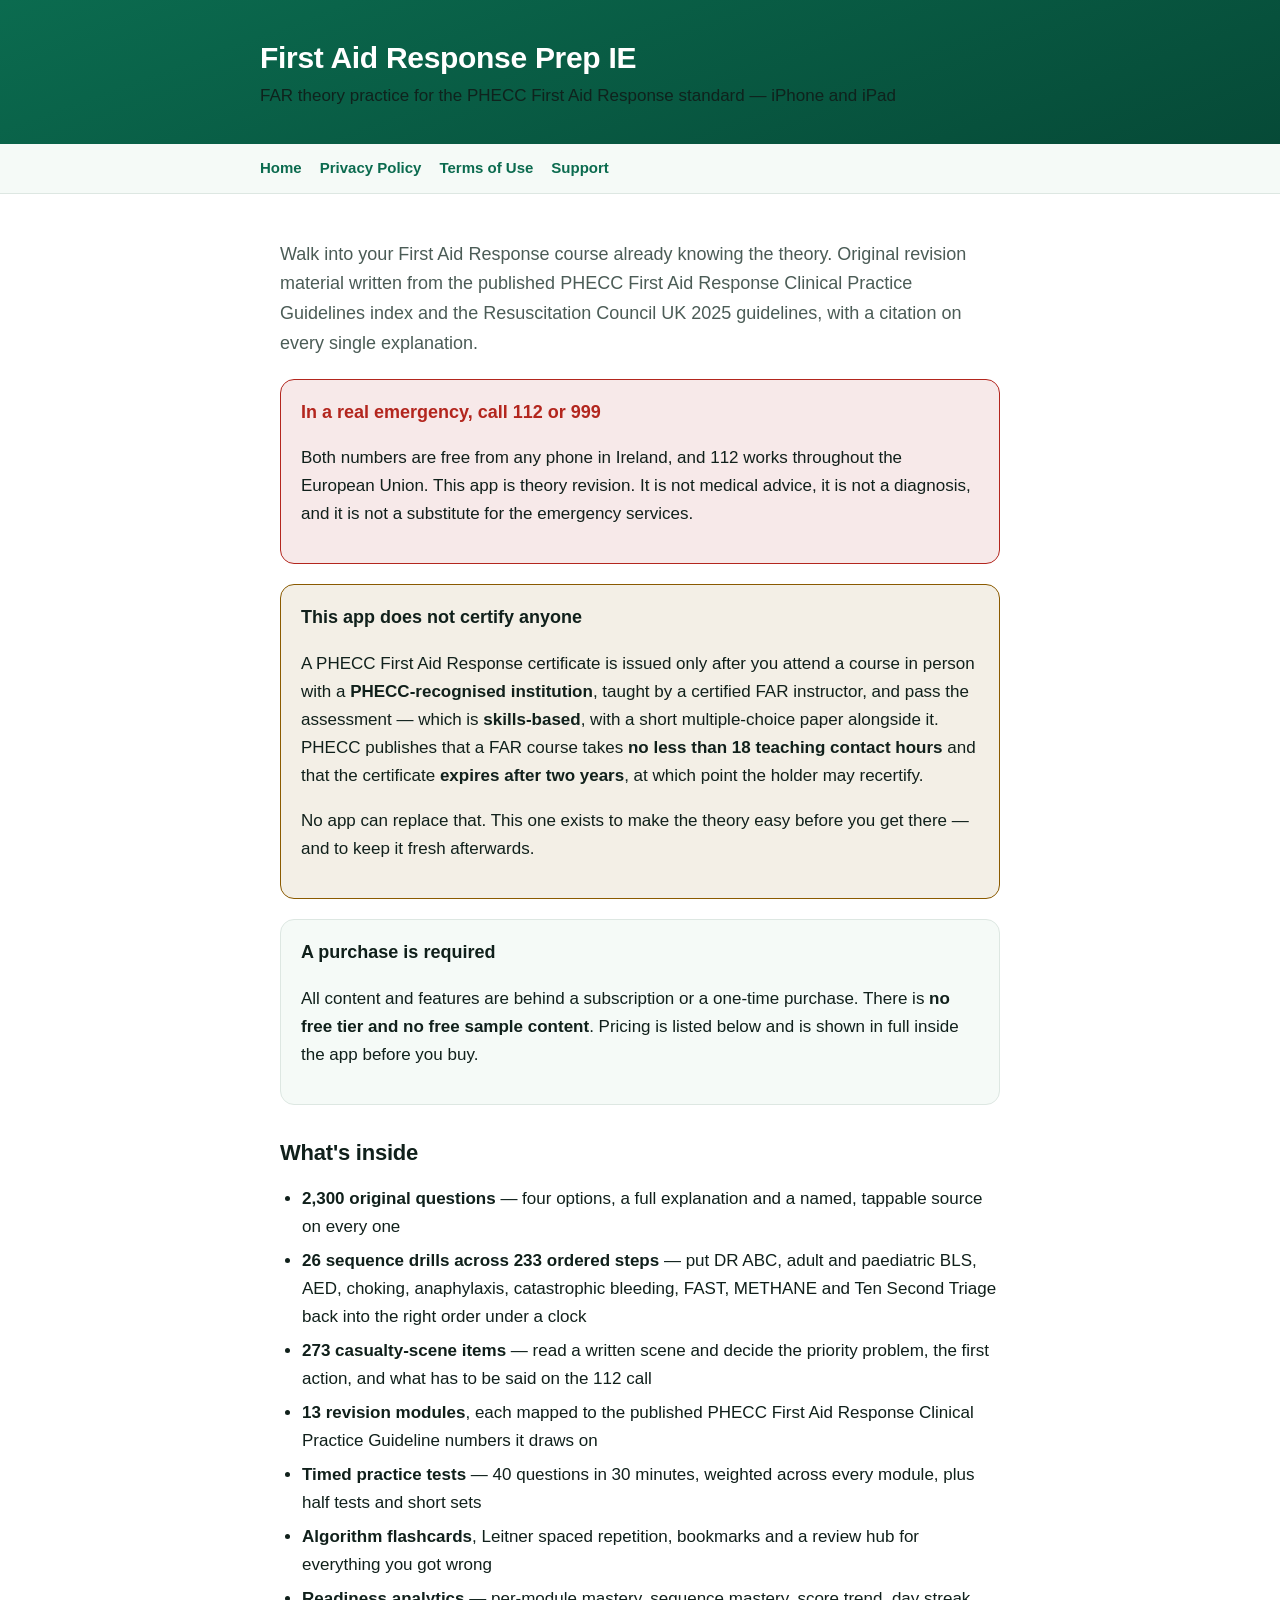
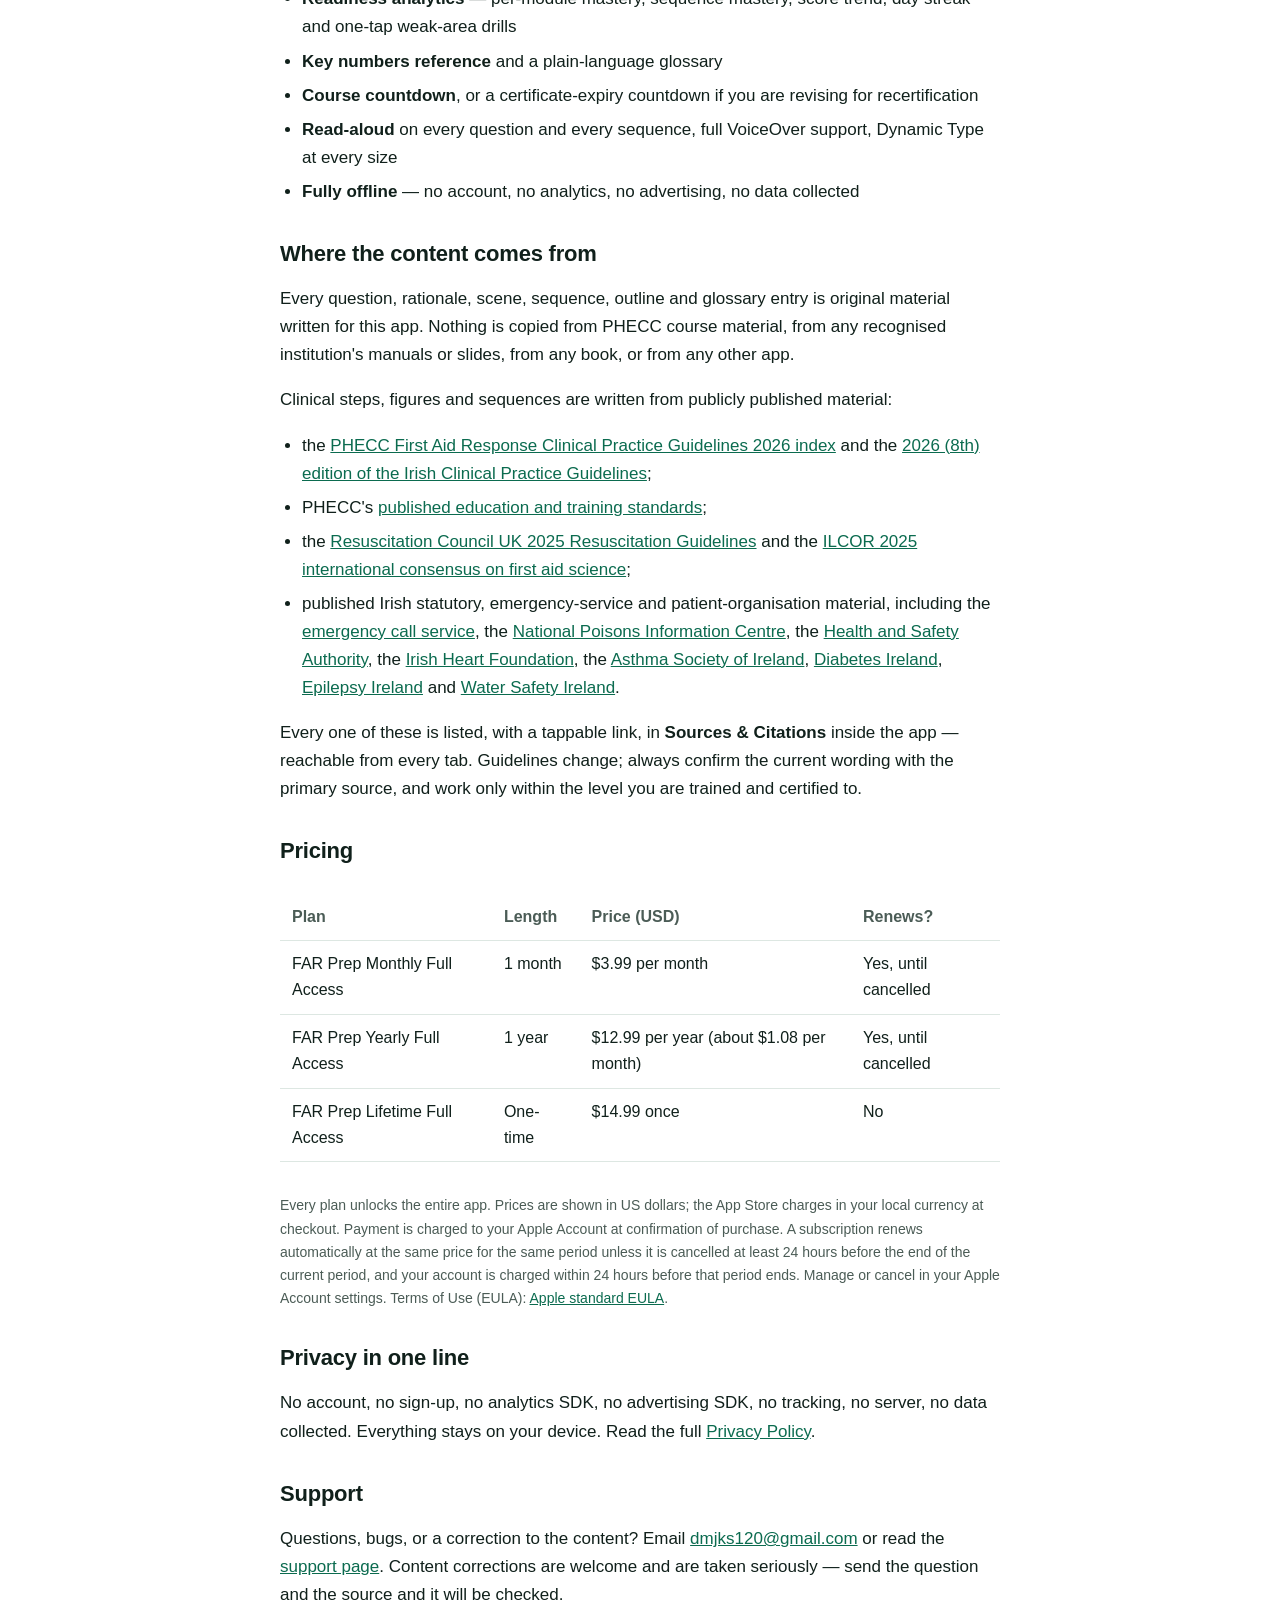
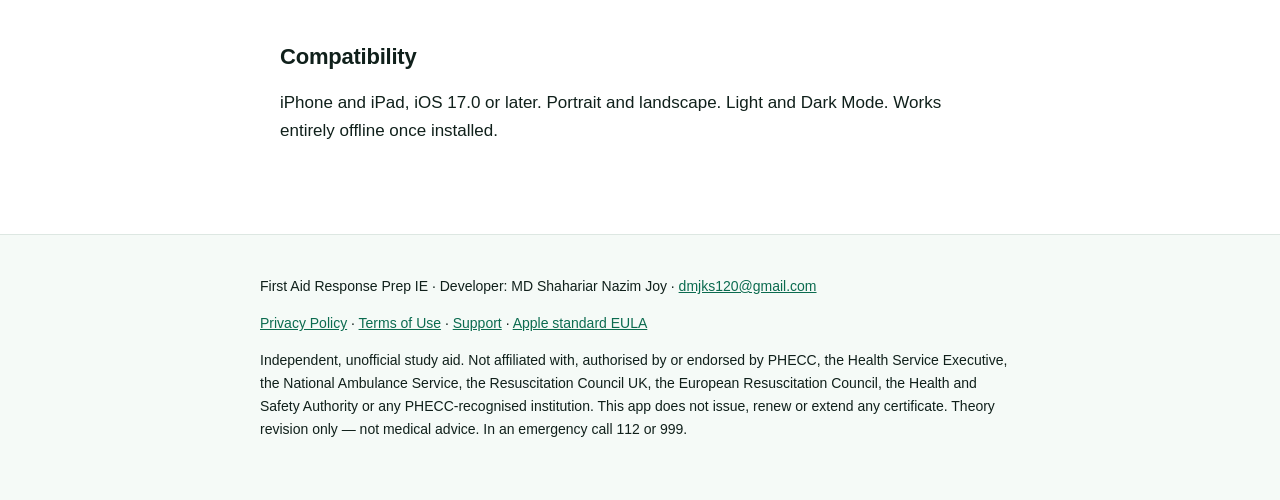
<file: index.html>
<!DOCTYPE html>
<html lang="en">
<head>
<meta charset="utf-8">
<meta name="viewport" content="width=device-width, initial-scale=1">
<title>First Aid Response Prep IE — PHECC FAR theory revision for iPhone and iPad</title>
<meta name="description" content="First Aid Response Prep IE is an independent iOS study app for the PHECC First Aid Response (FAR) standard: 2,300 original questions, 26 sequence drills, casualty scenes, timed practice tests and cited sources. Theory revision only — certification requires a practical assessment with a PHECC-recognised institution.">
<link rel="stylesheet" href="style.css">
</head>
<body>

<header class="site">
  <div class="wrap">
    <h1>First Aid Response Prep IE</h1>
    <p>FAR theory practice for the PHECC First Aid Response standard — iPhone and iPad</p>
  </div>
</header>

<nav class="site">
  <div class="wrap">
    <a href="index.html">Home</a>
    <a href="privacy.html">Privacy Policy</a>
    <a href="terms.html">Terms of Use</a>
    <a href="support.html">Support</a>
  </div>
</nav>

<main>

  <p class="lead">
    Walk into your First Aid Response course already knowing the theory. Original revision
    material written from the published PHECC First Aid Response Clinical Practice Guidelines
    index and the Resuscitation Council UK 2025 guidelines, with a citation on every single
    explanation.
  </p>

  <div class="card urgent">
    <h3>In a real emergency, call 112 or 999</h3>
    <p>
      Both numbers are free from any phone in Ireland, and 112 works throughout the European
      Union. This app is theory revision. It is not medical advice, it is not a diagnosis, and
      it is not a substitute for the emergency services.
    </p>
  </div>

  <div class="card warn">
    <h3>This app does not certify anyone</h3>
    <p>
      A PHECC First Aid Response certificate is issued only after you attend a course in person
      with a <strong>PHECC-recognised institution</strong>, taught by a certified FAR instructor,
      and pass the assessment — which is <strong>skills-based</strong>, with a short
      multiple-choice paper alongside it. PHECC publishes that a FAR course takes
      <strong>no less than 18 teaching contact hours</strong> and that the certificate
      <strong>expires after two years</strong>, at which point the holder may recertify.
    </p>
    <p>
      No app can replace that. This one exists to make the theory easy before you get there —
      and to keep it fresh afterwards.
    </p>
  </div>

  <div class="card">
    <h3>A purchase is required</h3>
    <p>
      All content and features are behind a subscription or a one-time purchase. There is
      <strong>no free tier and no free sample content</strong>. Pricing is listed below and is
      shown in full inside the app before you buy.
    </p>
  </div>

  <h2>What's inside</h2>
  <ul>
    <li><strong>2,300 original questions</strong> — four options, a full explanation and a named, tappable source on every one</li>
    <li><strong>26 sequence drills across 233 ordered steps</strong> — put DR ABC, adult and paediatric BLS, AED, choking, anaphylaxis, catastrophic bleeding, FAST, METHANE and Ten Second Triage back into the right order under a clock</li>
    <li><strong>273 casualty-scene items</strong> — read a written scene and decide the priority problem, the first action, and what has to be said on the 112 call</li>
    <li><strong>13 revision modules</strong>, each mapped to the published PHECC First Aid Response Clinical Practice Guideline numbers it draws on</li>
    <li><strong>Timed practice tests</strong> — 40 questions in 30 minutes, weighted across every module, plus half tests and short sets</li>
    <li><strong>Algorithm flashcards</strong>, Leitner spaced repetition, bookmarks and a review hub for everything you got wrong</li>
    <li><strong>Readiness analytics</strong> — per-module mastery, sequence mastery, score trend, day streak and one-tap weak-area drills</li>
    <li><strong>Key numbers reference</strong> and a plain-language glossary</li>
    <li><strong>Course countdown</strong>, or a certificate-expiry countdown if you are revising for recertification</li>
    <li><strong>Read-aloud</strong> on every question and every sequence, full VoiceOver support, Dynamic Type at every size</li>
    <li><strong>Fully offline</strong> — no account, no analytics, no advertising, no data collected</li>
  </ul>

  <h2>Where the content comes from</h2>
  <p>
    Every question, rationale, scene, sequence, outline and glossary entry is original material
    written for this app. Nothing is copied from PHECC course material, from any recognised
    institution's manuals or slides, from any book, or from any other app.
  </p>
  <p>
    Clinical steps, figures and sequences are written from publicly published material:
  </p>
  <ul>
    <li>the <a href="https://phecc.ie/first-aid-response-cpgs-2026/">PHECC First Aid Response Clinical Practice Guidelines 2026 index</a> and the <a href="https://phecc.ie/clinical-resources/clinical-practice-guidelines/clinical-practice-guidelines-2026-edition/">2026 (8th) edition of the Irish Clinical Practice Guidelines</a>;</li>
    <li>PHECC's <a href="https://phecc.ie/education-and-careers/education-and-training-standards/">published education and training standards</a>;</li>
    <li>the <a href="https://www.resus.org.uk/professional-library/2025-resuscitation-guidelines">Resuscitation Council UK 2025 Resuscitation Guidelines</a> and the <a href="https://ilcor.org/">ILCOR 2025 international consensus on first aid science</a>;</li>
    <li>published Irish statutory, emergency-service and patient-organisation material, including the <a href="https://www.112.ie/">emergency call service</a>, the <a href="https://www.poisons.ie/">National Poisons Information Centre</a>, the <a href="https://www.hsa.ie/eng/topics/first_aid/">Health and Safety Authority</a>, the <a href="https://irishheart.ie/">Irish Heart Foundation</a>, the <a href="https://www.asthma.ie/">Asthma Society of Ireland</a>, <a href="https://www.diabetes.ie/">Diabetes Ireland</a>, <a href="https://www.epilepsy.ie/">Epilepsy Ireland</a> and <a href="https://www.watersafety.ie/">Water Safety Ireland</a>.</li>
  </ul>
  <p>
    Every one of these is listed, with a tappable link, in <strong>Sources &amp; Citations</strong>
    inside the app — reachable from every tab. Guidelines change; always confirm the current
    wording with the primary source, and work only within the level you are trained and
    certified to.
  </p>

  <h2>Pricing</h2>
  <div class="table-scroll">
  <table>
    <thead>
      <tr><th>Plan</th><th>Length</th><th>Price (USD)</th><th>Renews?</th></tr>
    </thead>
    <tbody>
      <tr><td>FAR Prep Monthly Full Access</td><td>1 month</td><td>$3.99 per month</td><td>Yes, until cancelled</td></tr>
      <tr><td>FAR Prep Yearly Full Access</td><td>1 year</td><td>$12.99 per year (about $1.08 per month)</td><td>Yes, until cancelled</td></tr>
      <tr><td>FAR Prep Lifetime Full Access</td><td>One-time</td><td>$14.99 once</td><td>No</td></tr>
    </tbody>
  </table>
  </div>
  <p class="small">
    Every plan unlocks the entire app. Prices are shown in US dollars; the App Store charges in
    your local currency at checkout. Payment is charged to your Apple Account at confirmation of
    purchase. A subscription renews automatically at the same price for the same period unless
    it is cancelled at least 24 hours before the end of the current period, and your account is
    charged within 24 hours before that period ends. Manage or cancel in your Apple Account
    settings. Terms of Use (EULA):
    <a href="https://www.apple.com/legal/internet-services/itunes/dev/stdeula/">Apple standard EULA</a>.
  </p>

  <h2>Privacy in one line</h2>
  <p>
    No account, no sign-up, no analytics SDK, no advertising SDK, no tracking, no server, no data
    collected. Everything stays on your device. Read the full
    <a href="privacy.html">Privacy Policy</a>.
  </p>

  <h2>Support</h2>
  <p>
    Questions, bugs, or a correction to the content? Email
    <a href="mailto:dmjks120@gmail.com">dmjks120@gmail.com</a> or read the
    <a href="support.html">support page</a>. Content corrections are welcome and are taken
    seriously — send the question and the source and it will be checked.
  </p>

  <h2>Compatibility</h2>
  <p>
    iPhone and iPad, iOS 17.0 or later. Portrait and landscape. Light and Dark Mode. Works
    entirely offline once installed.
  </p>

</main>

<footer class="site">
  <div class="wrap">
    <p>
      First Aid Response Prep IE · Developer: MD Shahariar Nazim Joy ·
      <a href="mailto:dmjks120@gmail.com">dmjks120@gmail.com</a>
    </p>
    <p>
      <a href="privacy.html">Privacy Policy</a> ·
      <a href="terms.html">Terms of Use</a> ·
      <a href="support.html">Support</a> ·
      <a href="https://www.apple.com/legal/internet-services/itunes/dev/stdeula/">Apple standard EULA</a>
    </p>
    <p>
      Independent, unofficial study aid. Not affiliated with, authorised by or endorsed by PHECC,
      the Health Service Executive, the National Ambulance Service, the Resuscitation Council UK,
      the European Resuscitation Council, the Health and Safety Authority or any PHECC-recognised
      institution. This app does not issue, renew or extend any certificate. Theory revision only
      — not medical advice. In an emergency call 112 or 999.
    </p>
  </div>
</footer>

</body>
</html>
</file>
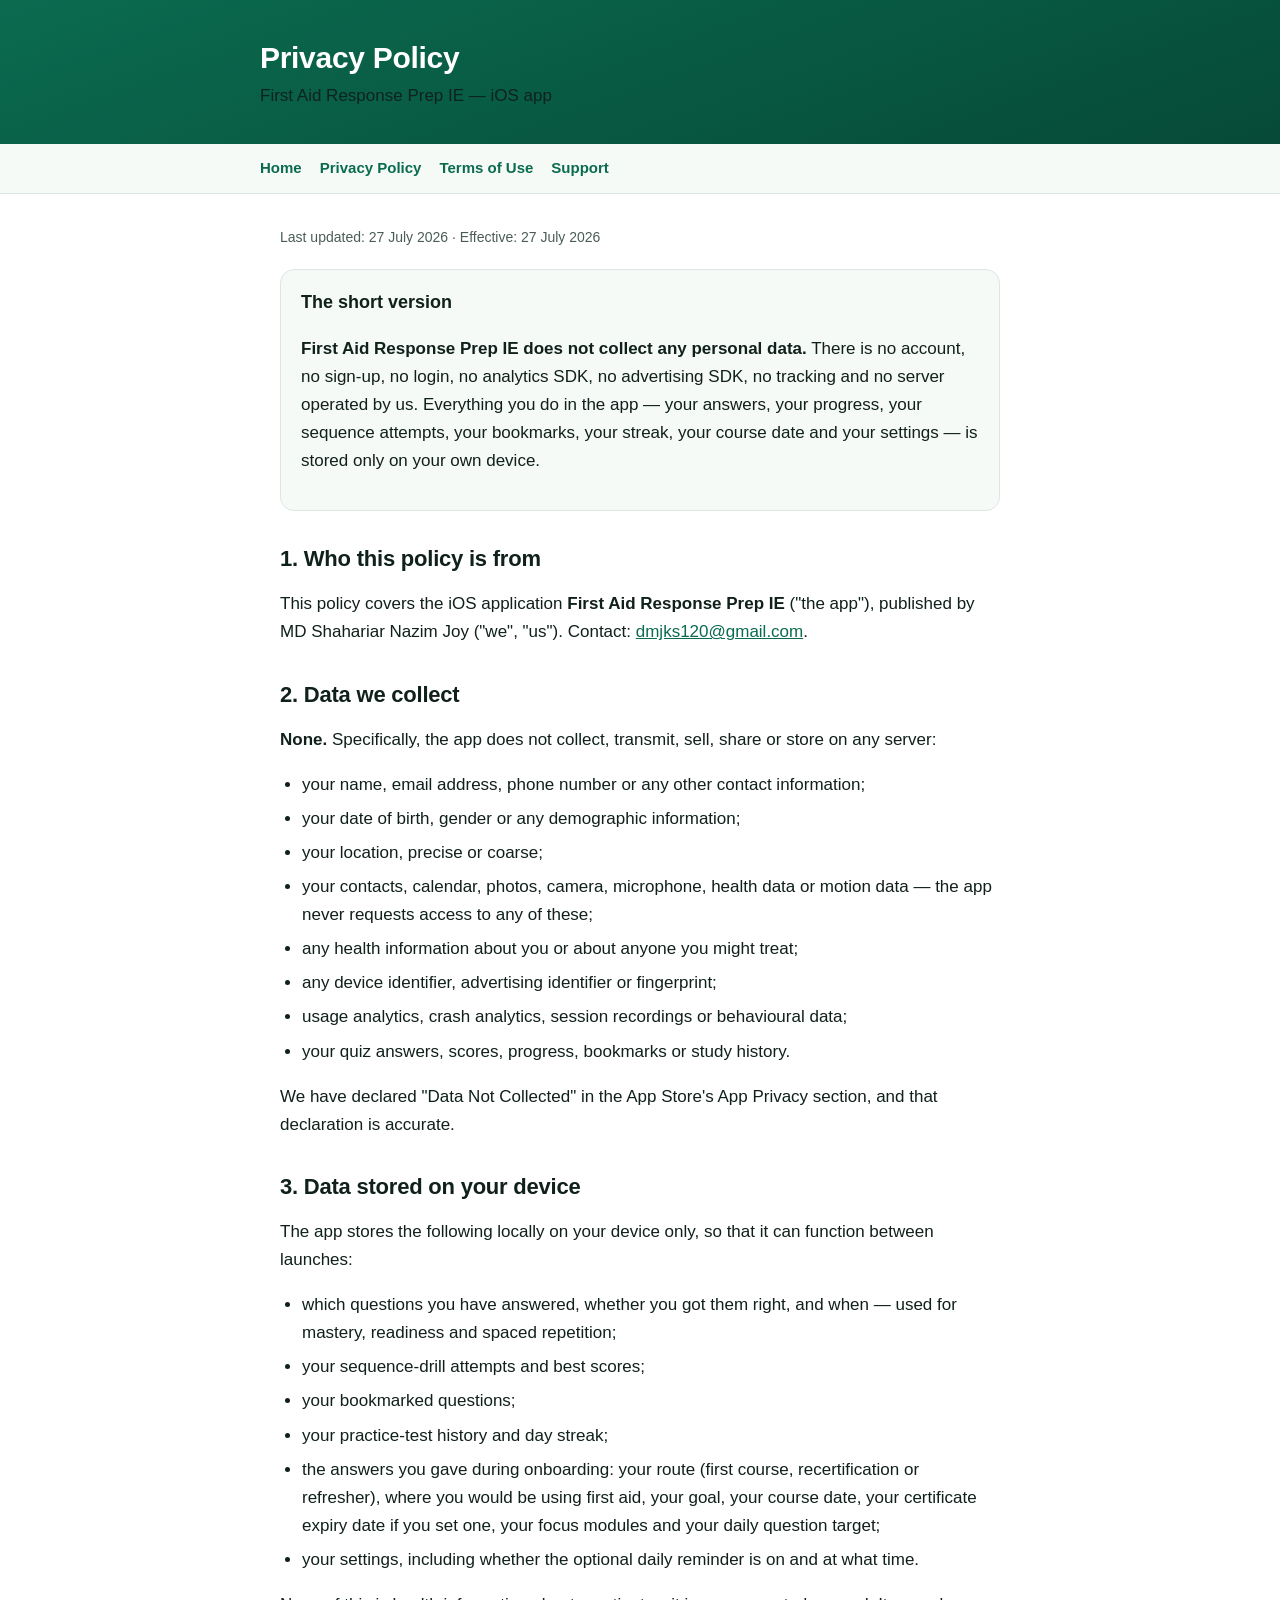
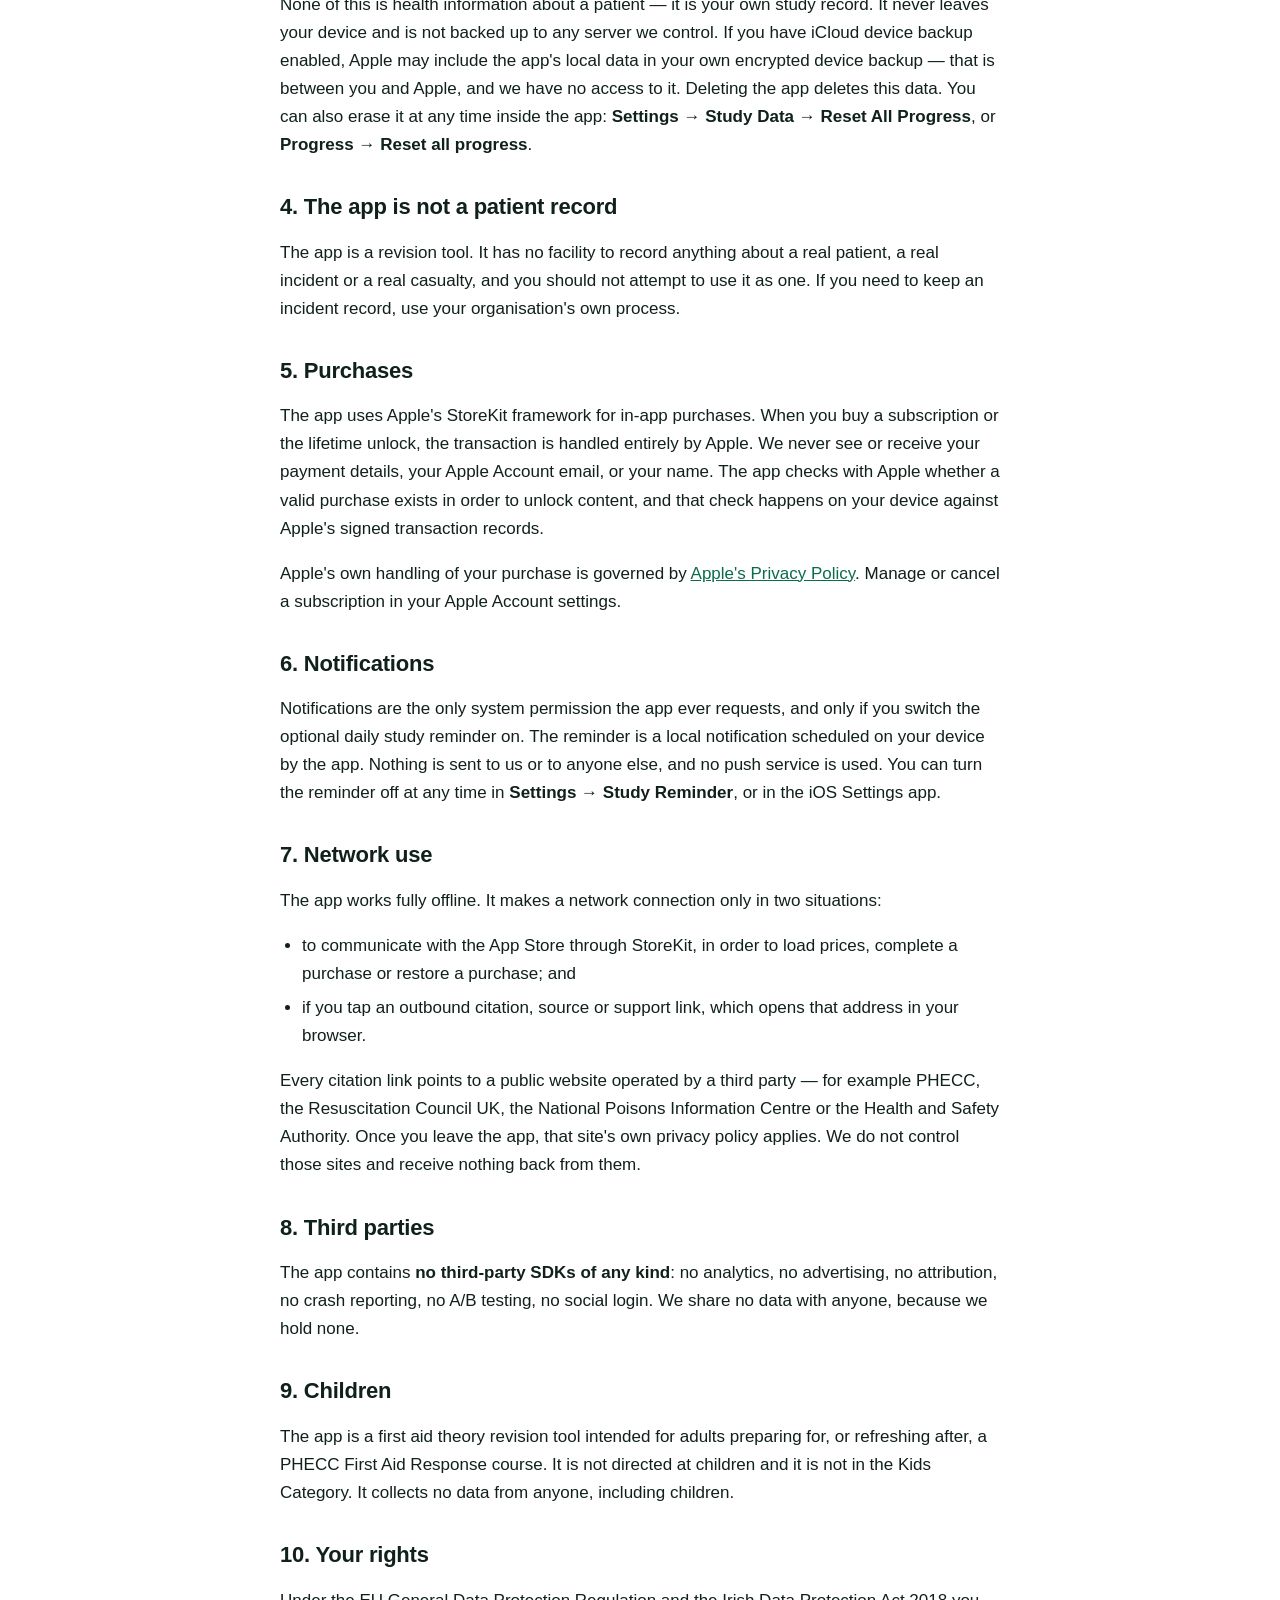
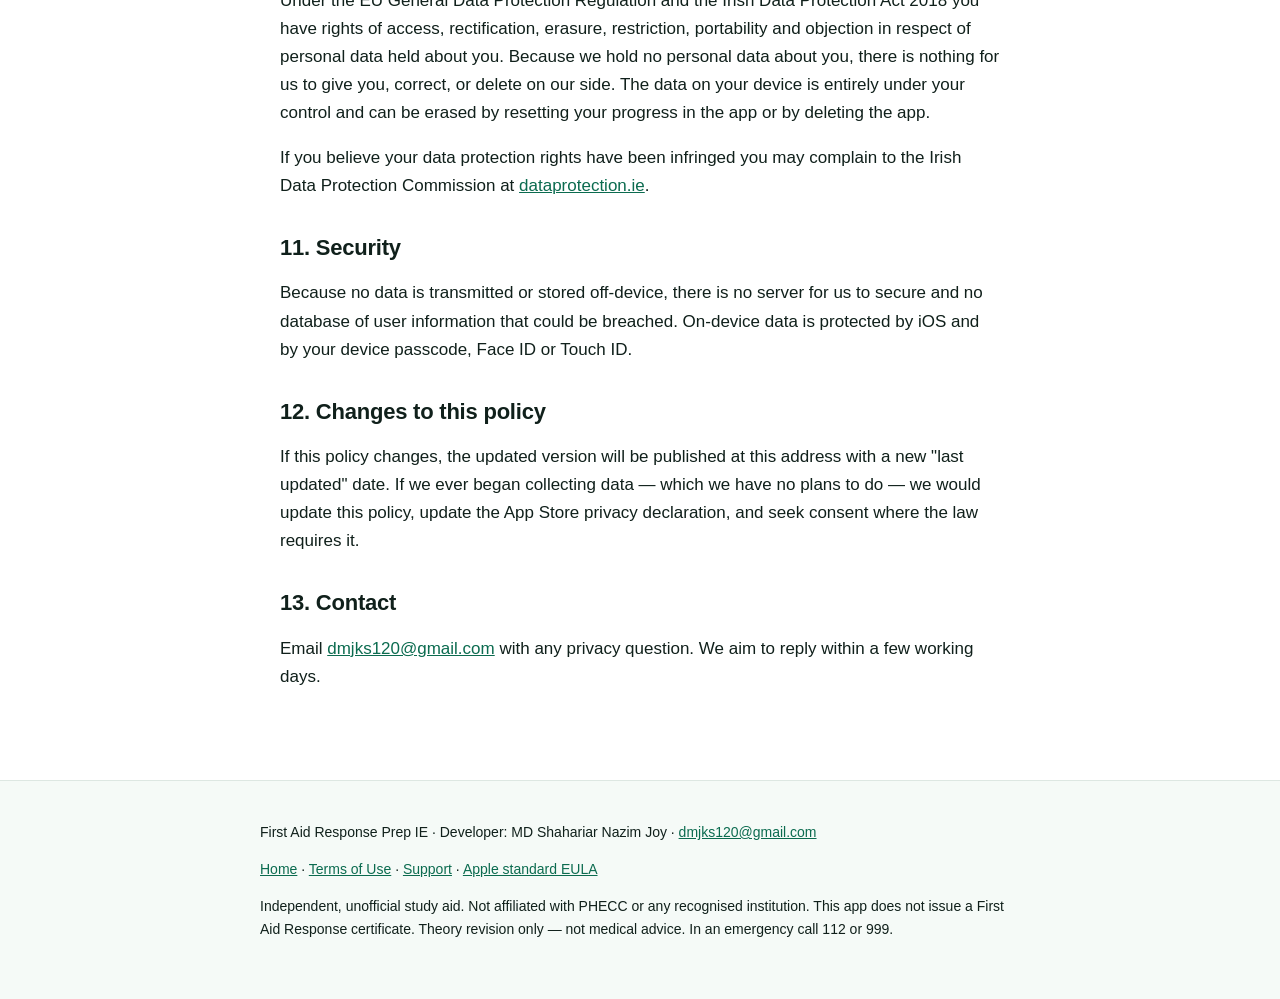
<file: privacy.html>
<!DOCTYPE html>
<html lang="en">
<head>
<meta charset="utf-8">
<meta name="viewport" content="width=device-width, initial-scale=1">
<title>Privacy Policy — First Aid Response Prep IE</title>
<meta name="description" content="Privacy policy for the First Aid Response Prep IE iOS app. The app collects no personal data, has no account, no analytics SDK, no advertising SDK and no server.">
<link rel="stylesheet" href="style.css">
</head>
<body>

<header class="site">
  <div class="wrap">
    <h1>Privacy Policy</h1>
    <p>First Aid Response Prep IE — iOS app</p>
  </div>
</header>

<nav class="site">
  <div class="wrap">
    <a href="index.html">Home</a>
    <a href="privacy.html">Privacy Policy</a>
    <a href="terms.html">Terms of Use</a>
    <a href="support.html">Support</a>
  </div>
</nav>

<main>

  <p class="updated">Last updated: 27 July 2026 · Effective: 27 July 2026</p>

  <div class="card">
    <h3>The short version</h3>
    <p>
      <strong>First Aid Response Prep IE does not collect any personal data.</strong> There is
      no account, no sign-up, no login, no analytics SDK, no advertising SDK, no tracking and no
      server operated by us. Everything you do in the app — your answers, your progress, your
      sequence attempts, your bookmarks, your streak, your course date and your settings — is
      stored only on your own device.
    </p>
  </div>

  <h2>1. Who this policy is from</h2>
  <p>
    This policy covers the iOS application <strong>First Aid Response Prep IE</strong>
    ("the app"), published by MD Shahariar Nazim Joy ("we", "us"). Contact:
    <a href="mailto:dmjks120@gmail.com">dmjks120@gmail.com</a>.
  </p>

  <h2>2. Data we collect</h2>
  <p><strong>None.</strong> Specifically, the app does not collect, transmit, sell, share or store on any server:</p>
  <ul>
    <li>your name, email address, phone number or any other contact information;</li>
    <li>your date of birth, gender or any demographic information;</li>
    <li>your location, precise or coarse;</li>
    <li>your contacts, calendar, photos, camera, microphone, health data or motion data — the app never requests access to any of these;</li>
    <li>any health information about you or about anyone you might treat;</li>
    <li>any device identifier, advertising identifier or fingerprint;</li>
    <li>usage analytics, crash analytics, session recordings or behavioural data;</li>
    <li>your quiz answers, scores, progress, bookmarks or study history.</li>
  </ul>
  <p>
    We have declared "Data Not Collected" in the App Store's App Privacy section, and that
    declaration is accurate.
  </p>

  <h2>3. Data stored on your device</h2>
  <p>
    The app stores the following locally on your device only, so that it can function between
    launches:
  </p>
  <ul>
    <li>which questions you have answered, whether you got them right, and when — used for mastery, readiness and spaced repetition;</li>
    <li>your sequence-drill attempts and best scores;</li>
    <li>your bookmarked questions;</li>
    <li>your practice-test history and day streak;</li>
    <li>the answers you gave during onboarding: your route (first course, recertification or refresher), where you would be using first aid, your goal, your course date, your certificate expiry date if you set one, your focus modules and your daily question target;</li>
    <li>your settings, including whether the optional daily reminder is on and at what time.</li>
  </ul>
  <p>
    None of this is health information about a patient — it is your own study record. It never
    leaves your device and is not backed up to any server we control. If you have iCloud device
    backup enabled, Apple may include the app's local data in your own encrypted device backup —
    that is between you and Apple, and we have no access to it. Deleting the app deletes this
    data. You can also erase it at any time inside the app:
    <strong>Settings → Study Data → Reset All Progress</strong>, or
    <strong>Progress → Reset all progress</strong>.
  </p>

  <h2>4. The app is not a patient record</h2>
  <p>
    The app is a revision tool. It has no facility to record anything about a real patient, a
    real incident or a real casualty, and you should not attempt to use it as one. If you need
    to keep an incident record, use your organisation's own process.
  </p>

  <h2>5. Purchases</h2>
  <p>
    The app uses Apple's StoreKit framework for in-app purchases. When you buy a subscription or
    the lifetime unlock, the transaction is handled entirely by Apple. We never see or receive
    your payment details, your Apple Account email, or your name. The app checks with Apple
    whether a valid purchase exists in order to unlock content, and that check happens on your
    device against Apple's signed transaction records.
  </p>
  <p>
    Apple's own handling of your purchase is governed by
    <a href="https://www.apple.com/legal/privacy/">Apple's Privacy Policy</a>. Manage or cancel a
    subscription in your Apple Account settings.
  </p>

  <h2>6. Notifications</h2>
  <p>
    Notifications are the only system permission the app ever requests, and only if you switch
    the optional daily study reminder on. The reminder is a local notification scheduled on your
    device by the app. Nothing is sent to us or to anyone else, and no push service is used. You
    can turn the reminder off at any time in <strong>Settings → Study Reminder</strong>, or in
    the iOS Settings app.
  </p>

  <h2>7. Network use</h2>
  <p>The app works fully offline. It makes a network connection only in two situations:</p>
  <ul>
    <li>to communicate with the App Store through StoreKit, in order to load prices, complete a purchase or restore a purchase; and</li>
    <li>if you tap an outbound citation, source or support link, which opens that address in your browser.</li>
  </ul>
  <p>
    Every citation link points to a public website operated by a third party — for example PHECC,
    the Resuscitation Council UK, the National Poisons Information Centre or the Health and
    Safety Authority. Once you leave the app, that site's own privacy policy applies. We do not
    control those sites and receive nothing back from them.
  </p>

  <h2>8. Third parties</h2>
  <p>
    The app contains <strong>no third-party SDKs of any kind</strong>: no analytics, no
    advertising, no attribution, no crash reporting, no A/B testing, no social login. We share no
    data with anyone, because we hold none.
  </p>

  <h2>9. Children</h2>
  <p>
    The app is a first aid theory revision tool intended for adults preparing for, or refreshing
    after, a PHECC First Aid Response course. It is not directed at children and it is not in the
    Kids Category. It collects no data from anyone, including children.
  </p>

  <h2>10. Your rights</h2>
  <p>
    Under the EU General Data Protection Regulation and the Irish Data Protection Act 2018 you
    have rights of access, rectification, erasure, restriction, portability and objection in
    respect of personal data held about you. Because we hold no personal data about you, there is
    nothing for us to give you, correct, or delete on our side. The data on your device is
    entirely under your control and can be erased by resetting your progress in the app or by
    deleting the app.
  </p>
  <p>
    If you believe your data protection rights have been infringed you may complain to the Irish
    Data Protection Commission at
    <a href="https://www.dataprotection.ie/">dataprotection.ie</a>.
  </p>

  <h2>11. Security</h2>
  <p>
    Because no data is transmitted or stored off-device, there is no server for us to secure and
    no database of user information that could be breached. On-device data is protected by iOS
    and by your device passcode, Face ID or Touch ID.
  </p>

  <h2>12. Changes to this policy</h2>
  <p>
    If this policy changes, the updated version will be published at this address with a new
    "last updated" date. If we ever began collecting data — which we have no plans to do — we
    would update this policy, update the App Store privacy declaration, and seek consent where
    the law requires it.
  </p>

  <h2>13. Contact</h2>
  <p>
    Email <a href="mailto:dmjks120@gmail.com">dmjks120@gmail.com</a> with any privacy question.
    We aim to reply within a few working days.
  </p>

</main>

<footer class="site">
  <div class="wrap">
    <p>
      First Aid Response Prep IE · Developer: MD Shahariar Nazim Joy ·
      <a href="mailto:dmjks120@gmail.com">dmjks120@gmail.com</a>
    </p>
    <p>
      <a href="index.html">Home</a> ·
      <a href="terms.html">Terms of Use</a> ·
      <a href="support.html">Support</a> ·
      <a href="https://www.apple.com/legal/internet-services/itunes/dev/stdeula/">Apple standard EULA</a>
    </p>
    <p>
      Independent, unofficial study aid. Not affiliated with PHECC or any recognised institution.
      This app does not issue a First Aid Response certificate. Theory revision only — not
      medical advice. In an emergency call 112 or 999.
    </p>
  </div>
</footer>

</body>
</html>
</file>
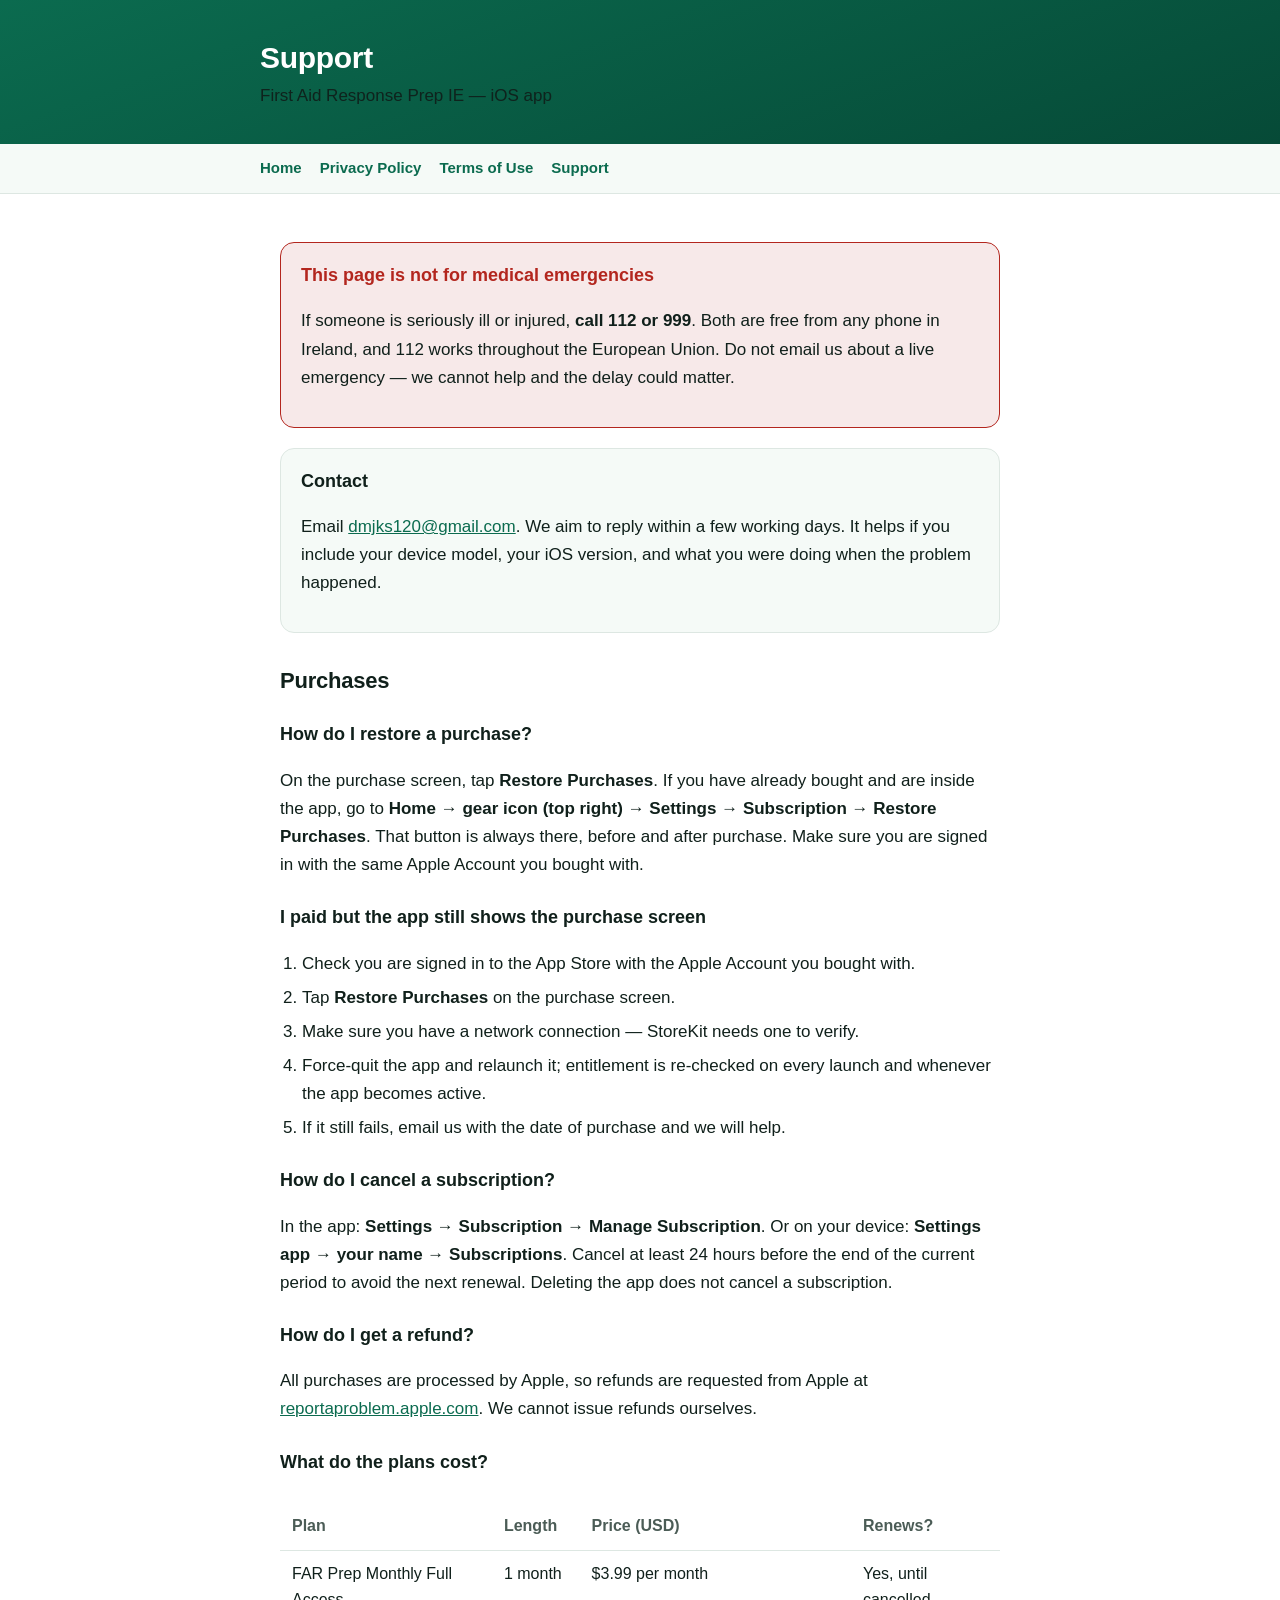
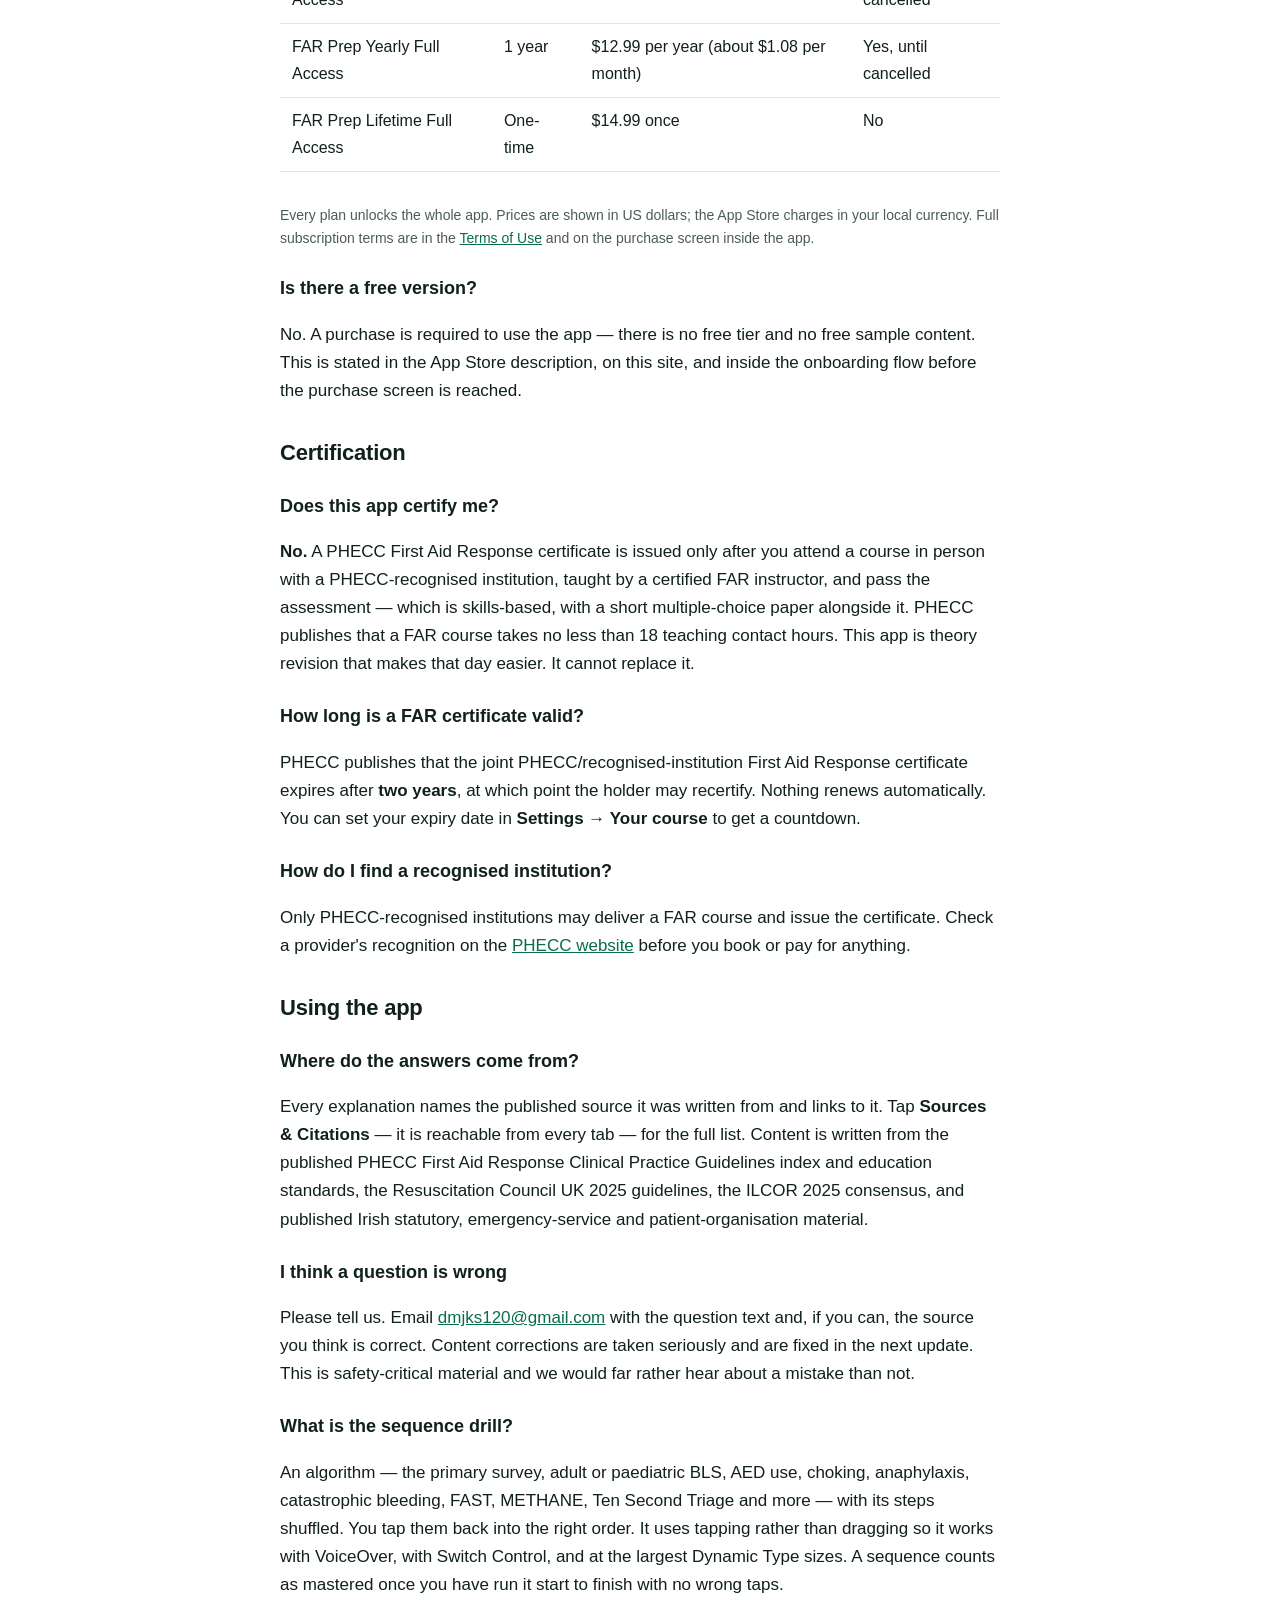
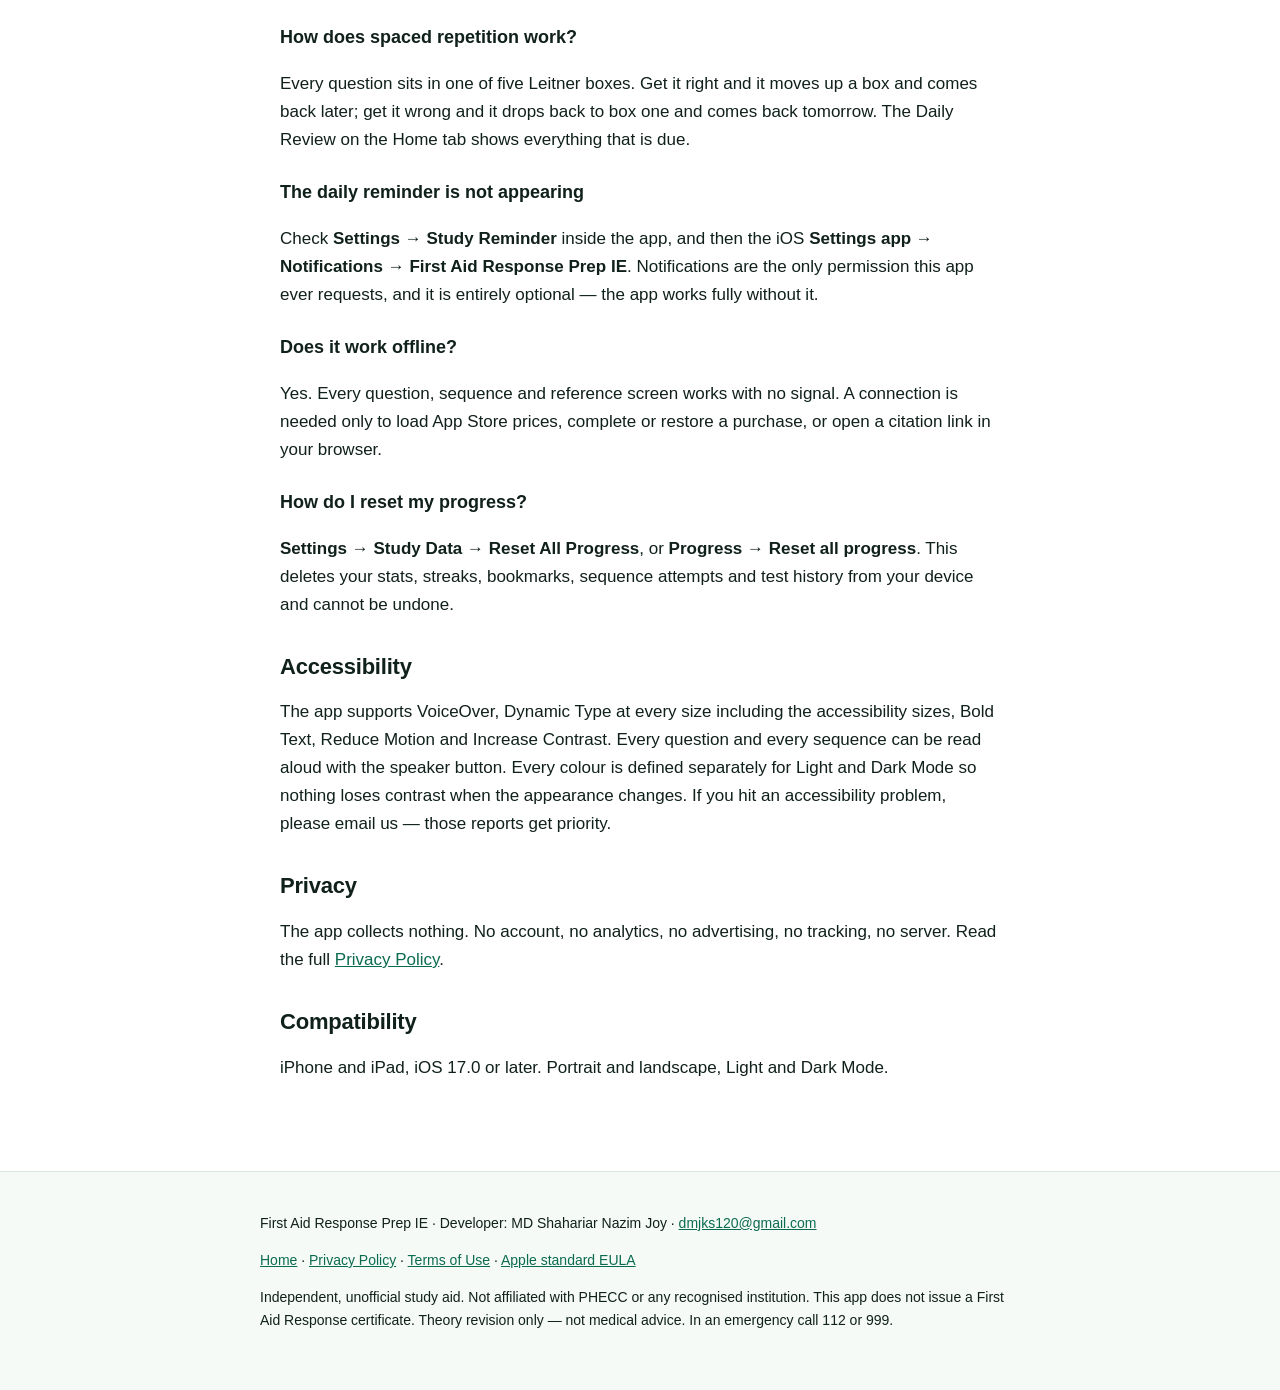
<file: support.html>
<!DOCTYPE html>
<html lang="en">
<head>
<meta charset="utf-8">
<meta name="viewport" content="width=device-width, initial-scale=1">
<title>Support — First Aid Response Prep IE</title>
<meta name="description" content="Support and FAQ for the First Aid Response Prep IE iOS app: purchases, restoring, reminders, content corrections, accessibility and how PHECC First Aid Response certification actually works.">
<link rel="stylesheet" href="style.css">
</head>
<body>

<header class="site">
  <div class="wrap">
    <h1>Support</h1>
    <p>First Aid Response Prep IE — iOS app</p>
  </div>
</header>

<nav class="site">
  <div class="wrap">
    <a href="index.html">Home</a>
    <a href="privacy.html">Privacy Policy</a>
    <a href="terms.html">Terms of Use</a>
    <a href="support.html">Support</a>
  </div>
</nav>

<main>

  <div class="card urgent">
    <h3>This page is not for medical emergencies</h3>
    <p>
      If someone is seriously ill or injured, <strong>call 112 or 999</strong>. Both are free
      from any phone in Ireland, and 112 works throughout the European Union. Do not email us
      about a live emergency — we cannot help and the delay could matter.
    </p>
  </div>

  <div class="card">
    <h3>Contact</h3>
    <p>
      Email <a href="mailto:dmjks120@gmail.com">dmjks120@gmail.com</a>. We aim to reply within a
      few working days. It helps if you include your device model, your iOS version, and what you
      were doing when the problem happened.
    </p>
  </div>

  <h2>Purchases</h2>

  <h3>How do I restore a purchase?</h3>
  <p>
    On the purchase screen, tap <strong>Restore Purchases</strong>. If you have already bought
    and are inside the app, go to <strong>Home → gear icon (top right) → Settings →
    Subscription → Restore Purchases</strong>. That button is always there, before and after
    purchase. Make sure you are signed in with the same Apple Account you bought with.
  </p>

  <h3>I paid but the app still shows the purchase screen</h3>
  <ol>
    <li>Check you are signed in to the App Store with the Apple Account you bought with.</li>
    <li>Tap <strong>Restore Purchases</strong> on the purchase screen.</li>
    <li>Make sure you have a network connection — StoreKit needs one to verify.</li>
    <li>Force-quit the app and relaunch it; entitlement is re-checked on every launch and whenever the app becomes active.</li>
    <li>If it still fails, email us with the date of purchase and we will help.</li>
  </ol>

  <h3>How do I cancel a subscription?</h3>
  <p>
    In the app: <strong>Settings → Subscription → Manage Subscription</strong>. Or on your
    device: <strong>Settings app → your name → Subscriptions</strong>. Cancel at least 24 hours
    before the end of the current period to avoid the next renewal. Deleting the app does not
    cancel a subscription.
  </p>

  <h3>How do I get a refund?</h3>
  <p>
    All purchases are processed by Apple, so refunds are requested from Apple at
    <a href="https://reportaproblem.apple.com/">reportaproblem.apple.com</a>. We cannot issue
    refunds ourselves.
  </p>

  <h3>What do the plans cost?</h3>
  <div class="table-scroll">
  <table>
    <thead>
      <tr><th>Plan</th><th>Length</th><th>Price (USD)</th><th>Renews?</th></tr>
    </thead>
    <tbody>
      <tr><td>FAR Prep Monthly Full Access</td><td>1 month</td><td>$3.99 per month</td><td>Yes, until cancelled</td></tr>
      <tr><td>FAR Prep Yearly Full Access</td><td>1 year</td><td>$12.99 per year (about $1.08 per month)</td><td>Yes, until cancelled</td></tr>
      <tr><td>FAR Prep Lifetime Full Access</td><td>One-time</td><td>$14.99 once</td><td>No</td></tr>
    </tbody>
  </table>
  </div>
  <p class="small">
    Every plan unlocks the whole app. Prices are shown in US dollars; the App Store charges in
    your local currency. Full subscription terms are in the
    <a href="terms.html">Terms of Use</a> and on the purchase screen inside the app.
  </p>

  <h3>Is there a free version?</h3>
  <p>
    No. A purchase is required to use the app — there is no free tier and no free sample content.
    This is stated in the App Store description, on this site, and inside the onboarding flow
    before the purchase screen is reached.
  </p>

  <h2>Certification</h2>

  <h3>Does this app certify me?</h3>
  <p>
    <strong>No.</strong> A PHECC First Aid Response certificate is issued only after you attend a
    course in person with a PHECC-recognised institution, taught by a certified FAR instructor,
    and pass the assessment — which is skills-based, with a short multiple-choice paper alongside
    it. PHECC publishes that a FAR course takes no less than 18 teaching contact hours. This app
    is theory revision that makes that day easier. It cannot replace it.
  </p>

  <h3>How long is a FAR certificate valid?</h3>
  <p>
    PHECC publishes that the joint PHECC/recognised-institution First Aid Response certificate
    expires after <strong>two years</strong>, at which point the holder may recertify. Nothing
    renews automatically. You can set your expiry date in
    <strong>Settings → Your course</strong> to get a countdown.
  </p>

  <h3>How do I find a recognised institution?</h3>
  <p>
    Only PHECC-recognised institutions may deliver a FAR course and issue the certificate. Check
    a provider's recognition on the
    <a href="https://phecc.ie/">PHECC website</a> before you book or pay for anything.
  </p>

  <h2>Using the app</h2>

  <h3>Where do the answers come from?</h3>
  <p>
    Every explanation names the published source it was written from and links to it. Tap
    <strong>Sources &amp; Citations</strong> — it is reachable from every tab — for the full list.
    Content is written from the published PHECC First Aid Response Clinical Practice Guidelines
    index and education standards, the Resuscitation Council UK 2025 guidelines, the ILCOR 2025
    consensus, and published Irish statutory, emergency-service and patient-organisation
    material.
  </p>

  <h3>I think a question is wrong</h3>
  <p>
    Please tell us. Email <a href="mailto:dmjks120@gmail.com">dmjks120@gmail.com</a> with the
    question text and, if you can, the source you think is correct. Content corrections are taken
    seriously and are fixed in the next update. This is safety-critical material and we would far
    rather hear about a mistake than not.
  </p>

  <h3>What is the sequence drill?</h3>
  <p>
    An algorithm — the primary survey, adult or paediatric BLS, AED use, choking, anaphylaxis,
    catastrophic bleeding, FAST, METHANE, Ten Second Triage and more — with its steps shuffled.
    You tap them back into the right order. It uses tapping rather than dragging so it works with
    VoiceOver, with Switch Control, and at the largest Dynamic Type sizes. A sequence counts as
    mastered once you have run it start to finish with no wrong taps.
  </p>

  <h3>How does spaced repetition work?</h3>
  <p>
    Every question sits in one of five Leitner boxes. Get it right and it moves up a box and
    comes back later; get it wrong and it drops back to box one and comes back tomorrow. The
    Daily Review on the Home tab shows everything that is due.
  </p>

  <h3>The daily reminder is not appearing</h3>
  <p>
    Check <strong>Settings → Study Reminder</strong> inside the app, and then the iOS
    <strong>Settings app → Notifications → First Aid Response Prep IE</strong>. Notifications are
    the only permission this app ever requests, and it is entirely optional — the app works fully
    without it.
  </p>

  <h3>Does it work offline?</h3>
  <p>
    Yes. Every question, sequence and reference screen works with no signal. A connection is
    needed only to load App Store prices, complete or restore a purchase, or open a citation link
    in your browser.
  </p>

  <h3>How do I reset my progress?</h3>
  <p>
    <strong>Settings → Study Data → Reset All Progress</strong>, or
    <strong>Progress → Reset all progress</strong>. This deletes your stats, streaks, bookmarks,
    sequence attempts and test history from your device and cannot be undone.
  </p>

  <h2>Accessibility</h2>
  <p>
    The app supports VoiceOver, Dynamic Type at every size including the accessibility sizes,
    Bold Text, Reduce Motion and Increase Contrast. Every question and every sequence can be read
    aloud with the speaker button. Every colour is defined separately for Light and Dark Mode so
    nothing loses contrast when the appearance changes. If you hit an accessibility problem,
    please email us — those reports get priority.
  </p>

  <h2>Privacy</h2>
  <p>
    The app collects nothing. No account, no analytics, no advertising, no tracking, no server.
    Read the full <a href="privacy.html">Privacy Policy</a>.
  </p>

  <h2>Compatibility</h2>
  <p>
    iPhone and iPad, iOS 17.0 or later. Portrait and landscape, Light and Dark Mode.
  </p>

</main>

<footer class="site">
  <div class="wrap">
    <p>
      First Aid Response Prep IE · Developer: MD Shahariar Nazim Joy ·
      <a href="mailto:dmjks120@gmail.com">dmjks120@gmail.com</a>
    </p>
    <p>
      <a href="index.html">Home</a> ·
      <a href="privacy.html">Privacy Policy</a> ·
      <a href="terms.html">Terms of Use</a> ·
      <a href="https://www.apple.com/legal/internet-services/itunes/dev/stdeula/">Apple standard EULA</a>
    </p>
    <p>
      Independent, unofficial study aid. Not affiliated with PHECC or any recognised institution.
      This app does not issue a First Aid Response certificate. Theory revision only — not
      medical advice. In an emergency call 112 or 999.
    </p>
  </div>
</footer>

</body>
</html>
</file>
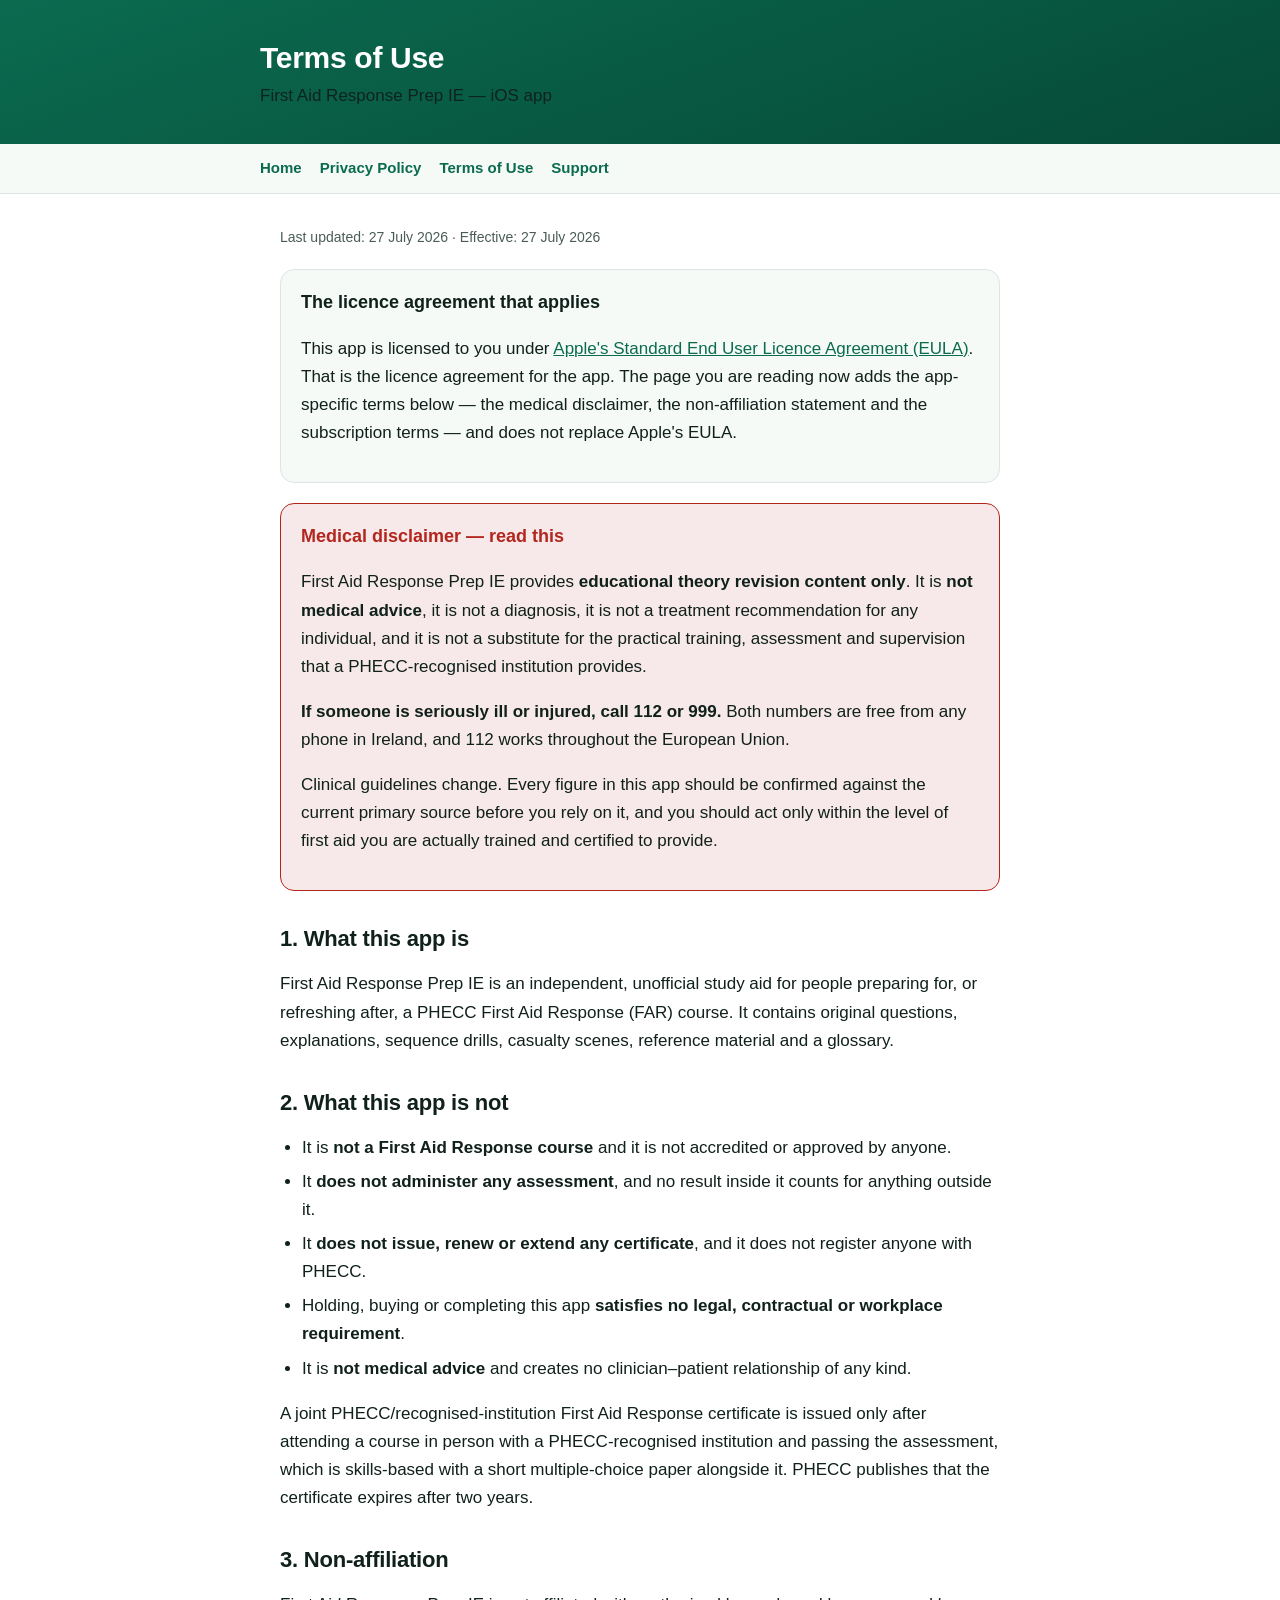
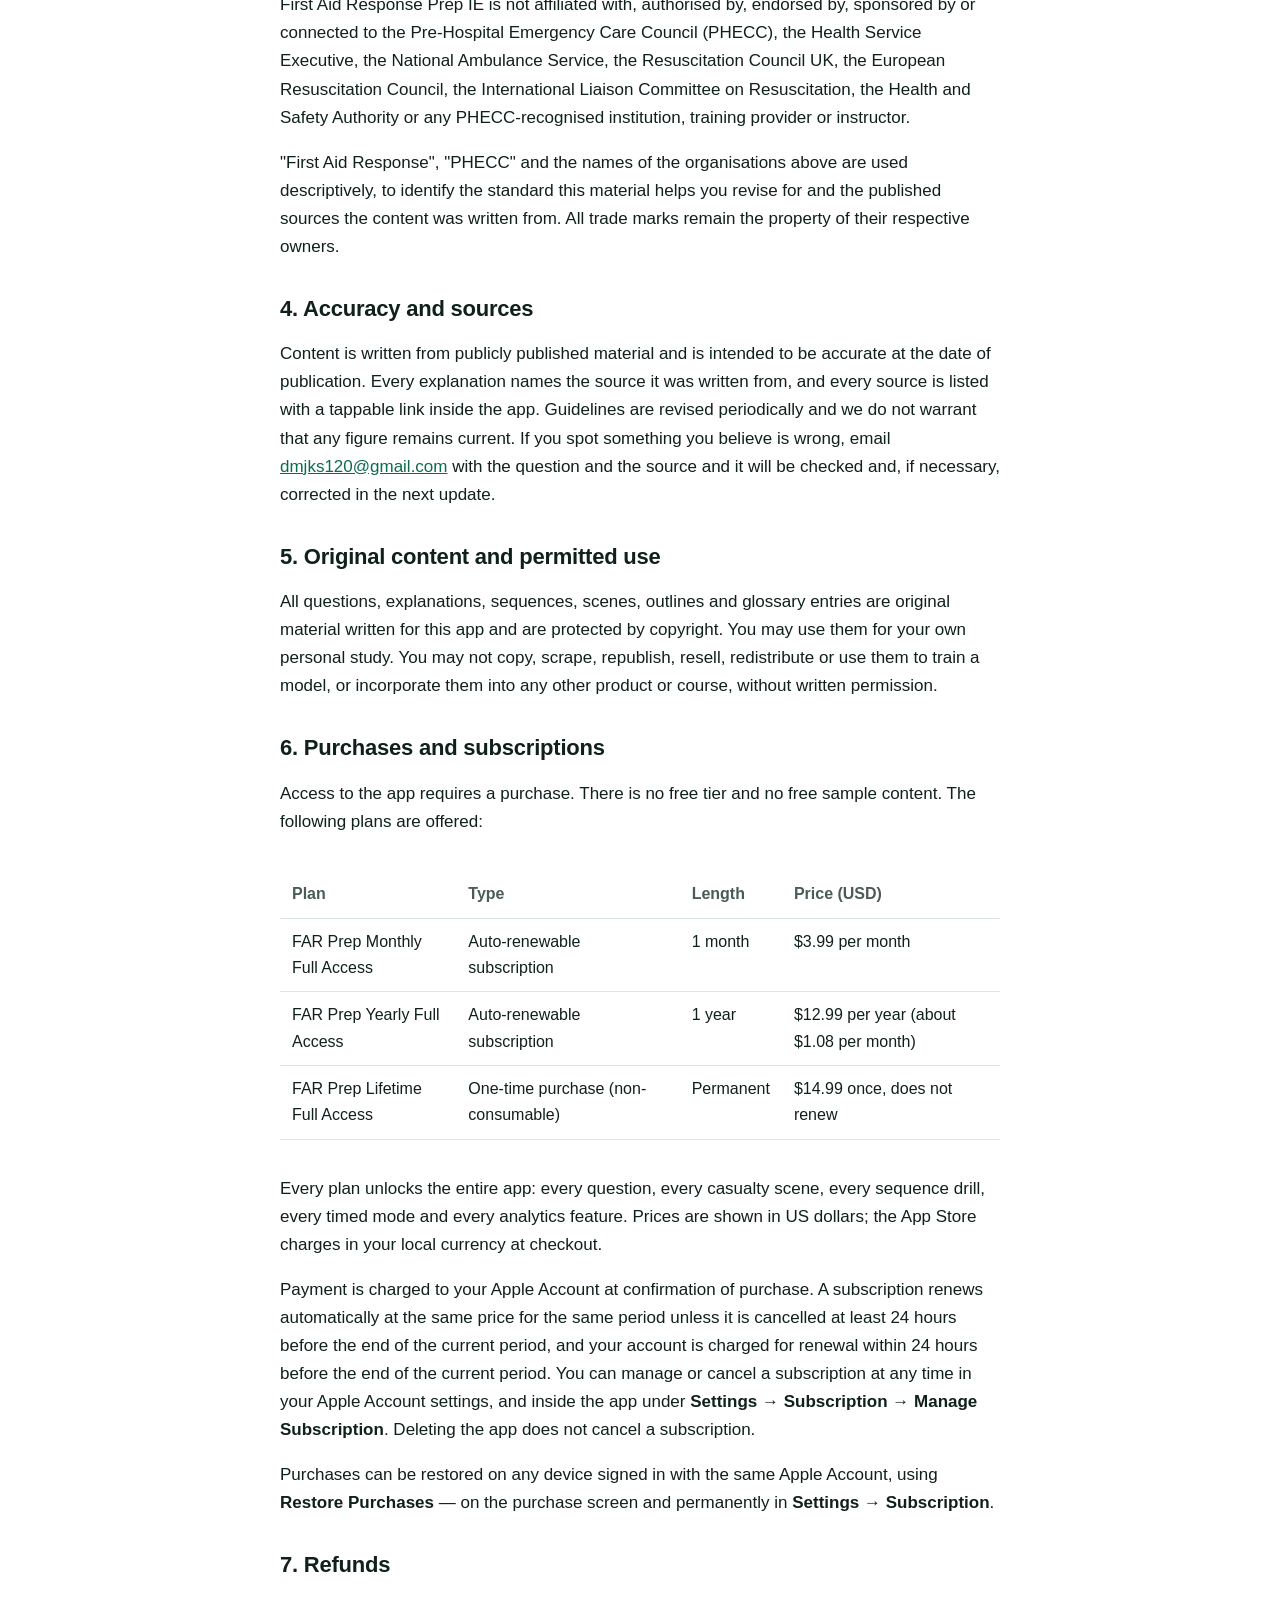
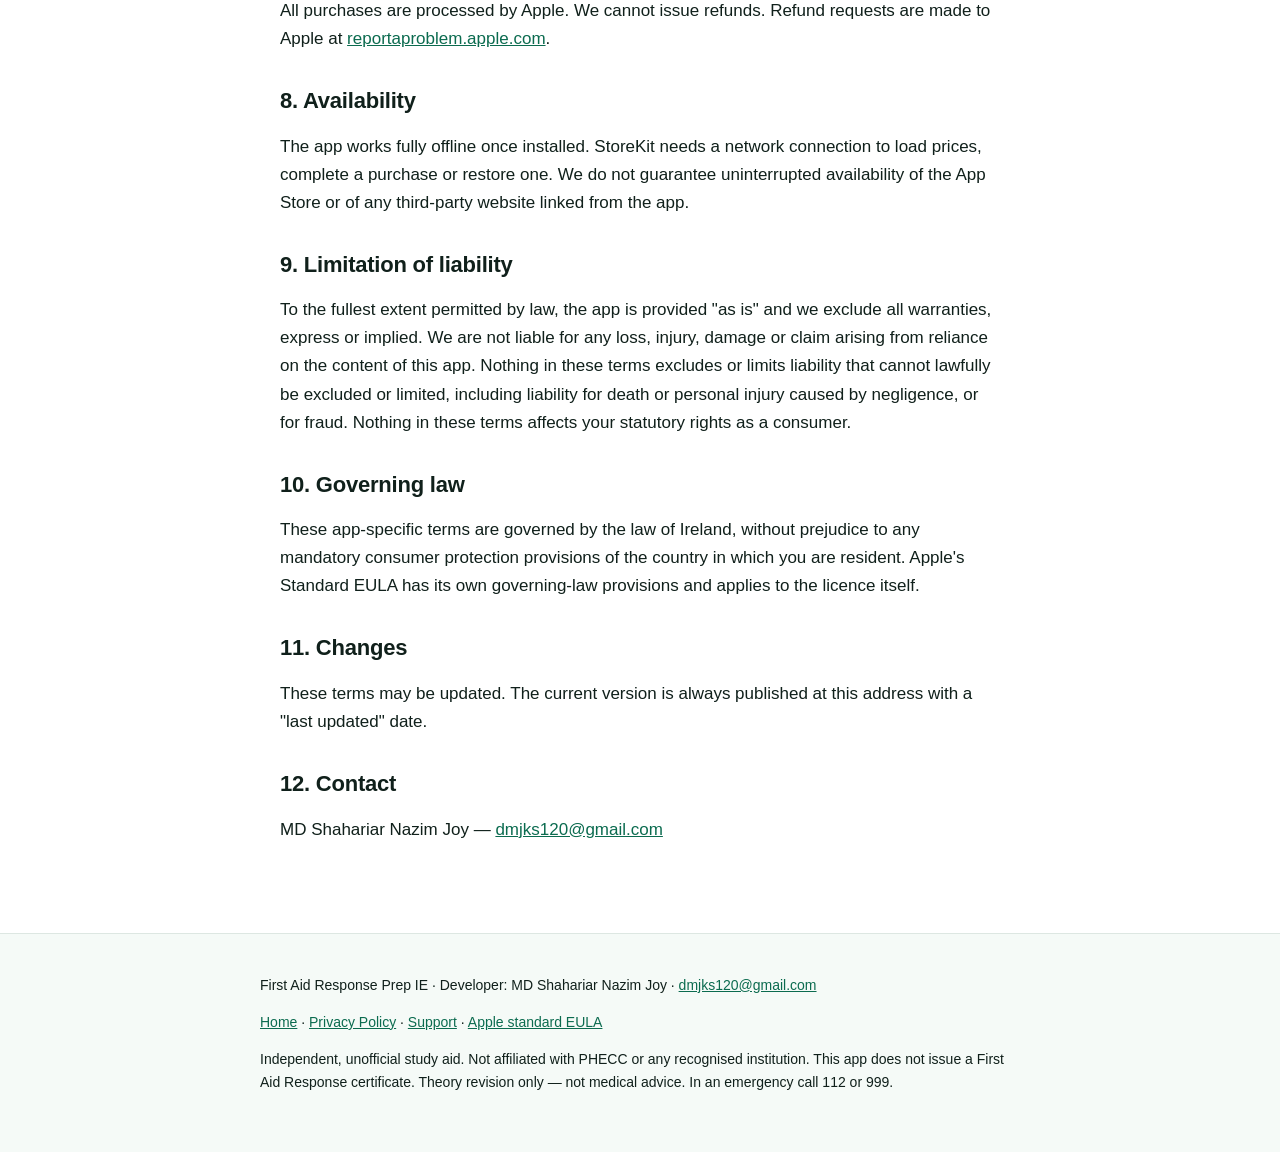
<file: terms.html>
<!DOCTYPE html>
<html lang="en">
<head>
<meta charset="utf-8">
<meta name="viewport" content="width=device-width, initial-scale=1">
<title>Terms of Use — First Aid Response Prep IE</title>
<meta name="description" content="Terms of use for the First Aid Response Prep IE iOS app, including subscription terms, the medical disclaimer and the non-affiliation statement. The app is governed by Apple's standard EULA.">
<link rel="stylesheet" href="style.css">
</head>
<body>

<header class="site">
  <div class="wrap">
    <h1>Terms of Use</h1>
    <p>First Aid Response Prep IE — iOS app</p>
  </div>
</header>

<nav class="site">
  <div class="wrap">
    <a href="index.html">Home</a>
    <a href="privacy.html">Privacy Policy</a>
    <a href="terms.html">Terms of Use</a>
    <a href="support.html">Support</a>
  </div>
</nav>

<main>

  <p class="updated">Last updated: 27 July 2026 · Effective: 27 July 2026</p>

  <div class="card">
    <h3>The licence agreement that applies</h3>
    <p>
      This app is licensed to you under
      <a href="https://www.apple.com/legal/internet-services/itunes/dev/stdeula/">Apple's Standard
      End User Licence Agreement (EULA)</a>. That is the licence agreement for the app. The
      page you are reading now adds the app-specific terms below — the medical disclaimer, the
      non-affiliation statement and the subscription terms — and does not replace Apple's EULA.
    </p>
  </div>

  <div class="card urgent">
    <h3>Medical disclaimer — read this</h3>
    <p>
      First Aid Response Prep IE provides <strong>educational theory revision content only</strong>.
      It is <strong>not medical advice</strong>, it is not a diagnosis, it is not a treatment
      recommendation for any individual, and it is not a substitute for the practical training,
      assessment and supervision that a PHECC-recognised institution provides.
    </p>
    <p>
      <strong>If someone is seriously ill or injured, call 112 or 999.</strong> Both numbers are
      free from any phone in Ireland, and 112 works throughout the European Union.
    </p>
    <p>
      Clinical guidelines change. Every figure in this app should be confirmed against the
      current primary source before you rely on it, and you should act only within the level of
      first aid you are actually trained and certified to provide.
    </p>
  </div>

  <h2>1. What this app is</h2>
  <p>
    First Aid Response Prep IE is an independent, unofficial study aid for people preparing for,
    or refreshing after, a PHECC First Aid Response (FAR) course. It contains original questions,
    explanations, sequence drills, casualty scenes, reference material and a glossary.
  </p>

  <h2>2. What this app is not</h2>
  <ul>
    <li>It is <strong>not a First Aid Response course</strong> and it is not accredited or approved by anyone.</li>
    <li>It <strong>does not administer any assessment</strong>, and no result inside it counts for anything outside it.</li>
    <li>It <strong>does not issue, renew or extend any certificate</strong>, and it does not register anyone with PHECC.</li>
    <li>Holding, buying or completing this app <strong>satisfies no legal, contractual or workplace requirement</strong>.</li>
    <li>It is <strong>not medical advice</strong> and creates no clinician–patient relationship of any kind.</li>
  </ul>
  <p>
    A joint PHECC/recognised-institution First Aid Response certificate is issued only after
    attending a course in person with a PHECC-recognised institution and passing the assessment,
    which is skills-based with a short multiple-choice paper alongside it. PHECC publishes that
    the certificate expires after two years.
  </p>

  <h2>3. Non-affiliation</h2>
  <p>
    First Aid Response Prep IE is not affiliated with, authorised by, endorsed by, sponsored by or
    connected to the Pre-Hospital Emergency Care Council (PHECC), the Health Service Executive,
    the National Ambulance Service, the Resuscitation Council UK, the European Resuscitation
    Council, the International Liaison Committee on Resuscitation, the Health and Safety Authority
    or any PHECC-recognised institution, training provider or instructor.
  </p>
  <p>
    "First Aid Response", "PHECC" and the names of the organisations above are used
    descriptively, to identify the standard this material helps you revise for and the published
    sources the content was written from. All trade marks remain the property of their respective
    owners.
  </p>

  <h2>4. Accuracy and sources</h2>
  <p>
    Content is written from publicly published material and is intended to be accurate at the
    date of publication. Every explanation names the source it was written from, and every source
    is listed with a tappable link inside the app. Guidelines are revised periodically and we do
    not warrant that any figure remains current. If you spot something you believe is wrong,
    email <a href="mailto:dmjks120@gmail.com">dmjks120@gmail.com</a> with the question and the
    source and it will be checked and, if necessary, corrected in the next update.
  </p>

  <h2>5. Original content and permitted use</h2>
  <p>
    All questions, explanations, sequences, scenes, outlines and glossary entries are original
    material written for this app and are protected by copyright. You may use them for your own
    personal study. You may not copy, scrape, republish, resell, redistribute or use them to
    train a model, or incorporate them into any other product or course, without written
    permission.
  </p>

  <h2>6. Purchases and subscriptions</h2>
  <p>
    Access to the app requires a purchase. There is no free tier and no free sample content. The
    following plans are offered:
  </p>
  <div class="table-scroll">
  <table>
    <thead>
      <tr><th>Plan</th><th>Type</th><th>Length</th><th>Price (USD)</th></tr>
    </thead>
    <tbody>
      <tr><td>FAR Prep Monthly Full Access</td><td>Auto-renewable subscription</td><td>1 month</td><td>$3.99 per month</td></tr>
      <tr><td>FAR Prep Yearly Full Access</td><td>Auto-renewable subscription</td><td>1 year</td><td>$12.99 per year (about $1.08 per month)</td></tr>
      <tr><td>FAR Prep Lifetime Full Access</td><td>One-time purchase (non-consumable)</td><td>Permanent</td><td>$14.99 once, does not renew</td></tr>
    </tbody>
  </table>
  </div>
  <p>
    Every plan unlocks the entire app: every question, every casualty scene, every sequence
    drill, every timed mode and every analytics feature. Prices are shown in US dollars; the App
    Store charges in your local currency at checkout.
  </p>
  <p>
    Payment is charged to your Apple Account at confirmation of purchase. A subscription renews
    automatically at the same price for the same period unless it is cancelled at least 24 hours
    before the end of the current period, and your account is charged for renewal within 24 hours
    before the end of the current period. You can manage or cancel a subscription at any time in
    your Apple Account settings, and inside the app under
    <strong>Settings → Subscription → Manage Subscription</strong>. Deleting the app does not
    cancel a subscription.
  </p>
  <p>
    Purchases can be restored on any device signed in with the same Apple Account, using
    <strong>Restore Purchases</strong> — on the purchase screen and permanently in
    <strong>Settings → Subscription</strong>.
  </p>

  <h2>7. Refunds</h2>
  <p>
    All purchases are processed by Apple. We cannot issue refunds. Refund requests are made to
    Apple at <a href="https://reportaproblem.apple.com/">reportaproblem.apple.com</a>.
  </p>

  <h2>8. Availability</h2>
  <p>
    The app works fully offline once installed. StoreKit needs a network connection to load
    prices, complete a purchase or restore one. We do not guarantee uninterrupted availability of
    the App Store or of any third-party website linked from the app.
  </p>

  <h2>9. Limitation of liability</h2>
  <p>
    To the fullest extent permitted by law, the app is provided "as is" and we exclude all
    warranties, express or implied. We are not liable for any loss, injury, damage or claim
    arising from reliance on the content of this app. Nothing in these terms excludes or limits
    liability that cannot lawfully be excluded or limited, including liability for death or
    personal injury caused by negligence, or for fraud. Nothing in these terms affects your
    statutory rights as a consumer.
  </p>

  <h2>10. Governing law</h2>
  <p>
    These app-specific terms are governed by the law of Ireland, without prejudice to any
    mandatory consumer protection provisions of the country in which you are resident. Apple's
    Standard EULA has its own governing-law provisions and applies to the licence itself.
  </p>

  <h2>11. Changes</h2>
  <p>
    These terms may be updated. The current version is always published at this address with a
    "last updated" date.
  </p>

  <h2>12. Contact</h2>
  <p>
    MD Shahariar Nazim Joy —
    <a href="mailto:dmjks120@gmail.com">dmjks120@gmail.com</a>
  </p>

</main>

<footer class="site">
  <div class="wrap">
    <p>
      First Aid Response Prep IE · Developer: MD Shahariar Nazim Joy ·
      <a href="mailto:dmjks120@gmail.com">dmjks120@gmail.com</a>
    </p>
    <p>
      <a href="index.html">Home</a> ·
      <a href="privacy.html">Privacy Policy</a> ·
      <a href="support.html">Support</a> ·
      <a href="https://www.apple.com/legal/internet-services/itunes/dev/stdeula/">Apple standard EULA</a>
    </p>
    <p>
      Independent, unofficial study aid. Not affiliated with PHECC or any recognised institution.
      This app does not issue a First Aid Response certificate. Theory revision only — not
      medical advice. In an emergency call 112 or 999.
    </p>
  </div>
</footer>

</body>
</html>
</file>
<file: style.css>
/* First Aid Response Prep IE — legal and marketing site
   Single stylesheet, no external fonts, no trackers, no cookies. */

:root {
  --brand: #0B6B4F;
  --brand-deep: #064A37;
  --accent: #8A5A00;
  --ink: #10201b;
  --ink-soft: #4b5c56;
  --line: #dde7e2;
  --bg: #ffffff;
  --bg-soft: #f5faf7;
  --ok: #1B7A46;
  --warn: #8A5A00;
  --urgent: #B3261E;
  --radius: 14px;
  --max: 760px;
}

@media (prefers-color-scheme: dark) {
  :root {
    --brand: #4FD1A6;
    --brand-deep: #2FB68B;
    --accent: #E6C24F;
    --ink: #eef4f1;
    --ink-soft: #a8bcb4;
    --line: #2a3a34;
    --bg: #0d1512;
    --bg-soft: #14201b;
    --ok: #53D48D;
    --warn: #FFC864;
    --urgent: #FF8A80;
  }
}

* { box-sizing: border-box; }

html { -webkit-text-size-adjust: 100%; }

body {
  margin: 0;
  background: var(--bg);
  color: var(--ink);
  font: 17px/1.65 -apple-system, BlinkMacSystemFont, "Segoe UI", Roboto,
        "Helvetica Neue", Arial, sans-serif;
}

a { color: var(--brand); }
a:hover { color: var(--brand-deep); }

header.site {
  background: linear-gradient(160deg, var(--brand) 0%, var(--brand-deep) 100%);
  color: #fff;
  padding: 40px 20px 34px;
}

@media (prefers-color-scheme: dark) {
  header.site { color: #04231A; }
}

header.site .wrap { max-width: var(--max); margin: 0 auto; }

header.site h1 {
  margin: 0 0 6px;
  font-size: 30px;
  line-height: 1.2;
  letter-spacing: -0.01em;
}

header.site p { margin: 0; opacity: 0.94; font-size: 17px; }

nav.site {
  border-bottom: 1px solid var(--line);
  background: var(--bg-soft);
  padding: 12px 20px;
  position: sticky;
  top: 0;
  z-index: 10;
}

nav.site .wrap {
  max-width: var(--max);
  margin: 0 auto;
  display: flex;
  flex-wrap: wrap;
  gap: 8px 18px;
}

nav.site a {
  text-decoration: none;
  font-weight: 600;
  font-size: 15px;
}

main { max-width: var(--max); margin: 0 auto; padding: 28px 20px 72px; }

h2 {
  font-size: 22px;
  margin: 34px 0 10px;
  line-height: 1.3;
  letter-spacing: -0.01em;
}

h3 { font-size: 18px; margin: 24px 0 8px; }

p, li { color: var(--ink); }

ul, ol { padding-left: 22px; }

li { margin: 6px 0; }

.lead { font-size: 18px; color: var(--ink-soft); }

.updated {
  font-size: 14px;
  color: var(--ink-soft);
  margin-top: 4px;
}

.card {
  background: var(--bg-soft);
  border: 1px solid var(--line);
  border-radius: var(--radius);
  padding: 18px 20px;
  margin: 20px 0;
}

.card.warn {
  border-color: var(--warn);
  background: color-mix(in srgb, var(--warn) 10%, var(--bg));
}

.card.urgent {
  border-color: var(--urgent);
  background: color-mix(in srgb, var(--urgent) 10%, var(--bg));
}

.card.urgent h3 { color: var(--urgent); }

.card h3 { margin-top: 0; }

.grid {
  display: grid;
  grid-template-columns: repeat(auto-fit, minmax(220px, 1fr));
  gap: 14px;
  margin: 20px 0;
}

table {
  width: 100%;
  border-collapse: collapse;
  margin: 18px 0;
  font-size: 16px;
}

th, td {
  text-align: left;
  padding: 10px 12px;
  border-bottom: 1px solid var(--line);
  vertical-align: top;
}

th { color: var(--ink-soft); font-weight: 700; }

.table-scroll { overflow-x: auto; }

.pill {
  display: inline-block;
  background: color-mix(in srgb, var(--brand) 14%, transparent);
  color: var(--brand);
  border-radius: 999px;
  padding: 3px 11px;
  font-size: 13px;
  font-weight: 700;
}

footer.site {
  border-top: 1px solid var(--line);
  background: var(--bg-soft);
  padding: 26px 20px 44px;
  font-size: 14px;
  color: var(--ink-soft);
}

footer.site .wrap { max-width: var(--max); margin: 0 auto; }

footer.site a { color: var(--brand); }

.small { font-size: 14px; color: var(--ink-soft); }

@media (max-width: 520px) {
  header.site h1 { font-size: 25px; }
  body { font-size: 16px; }
}
</file>
